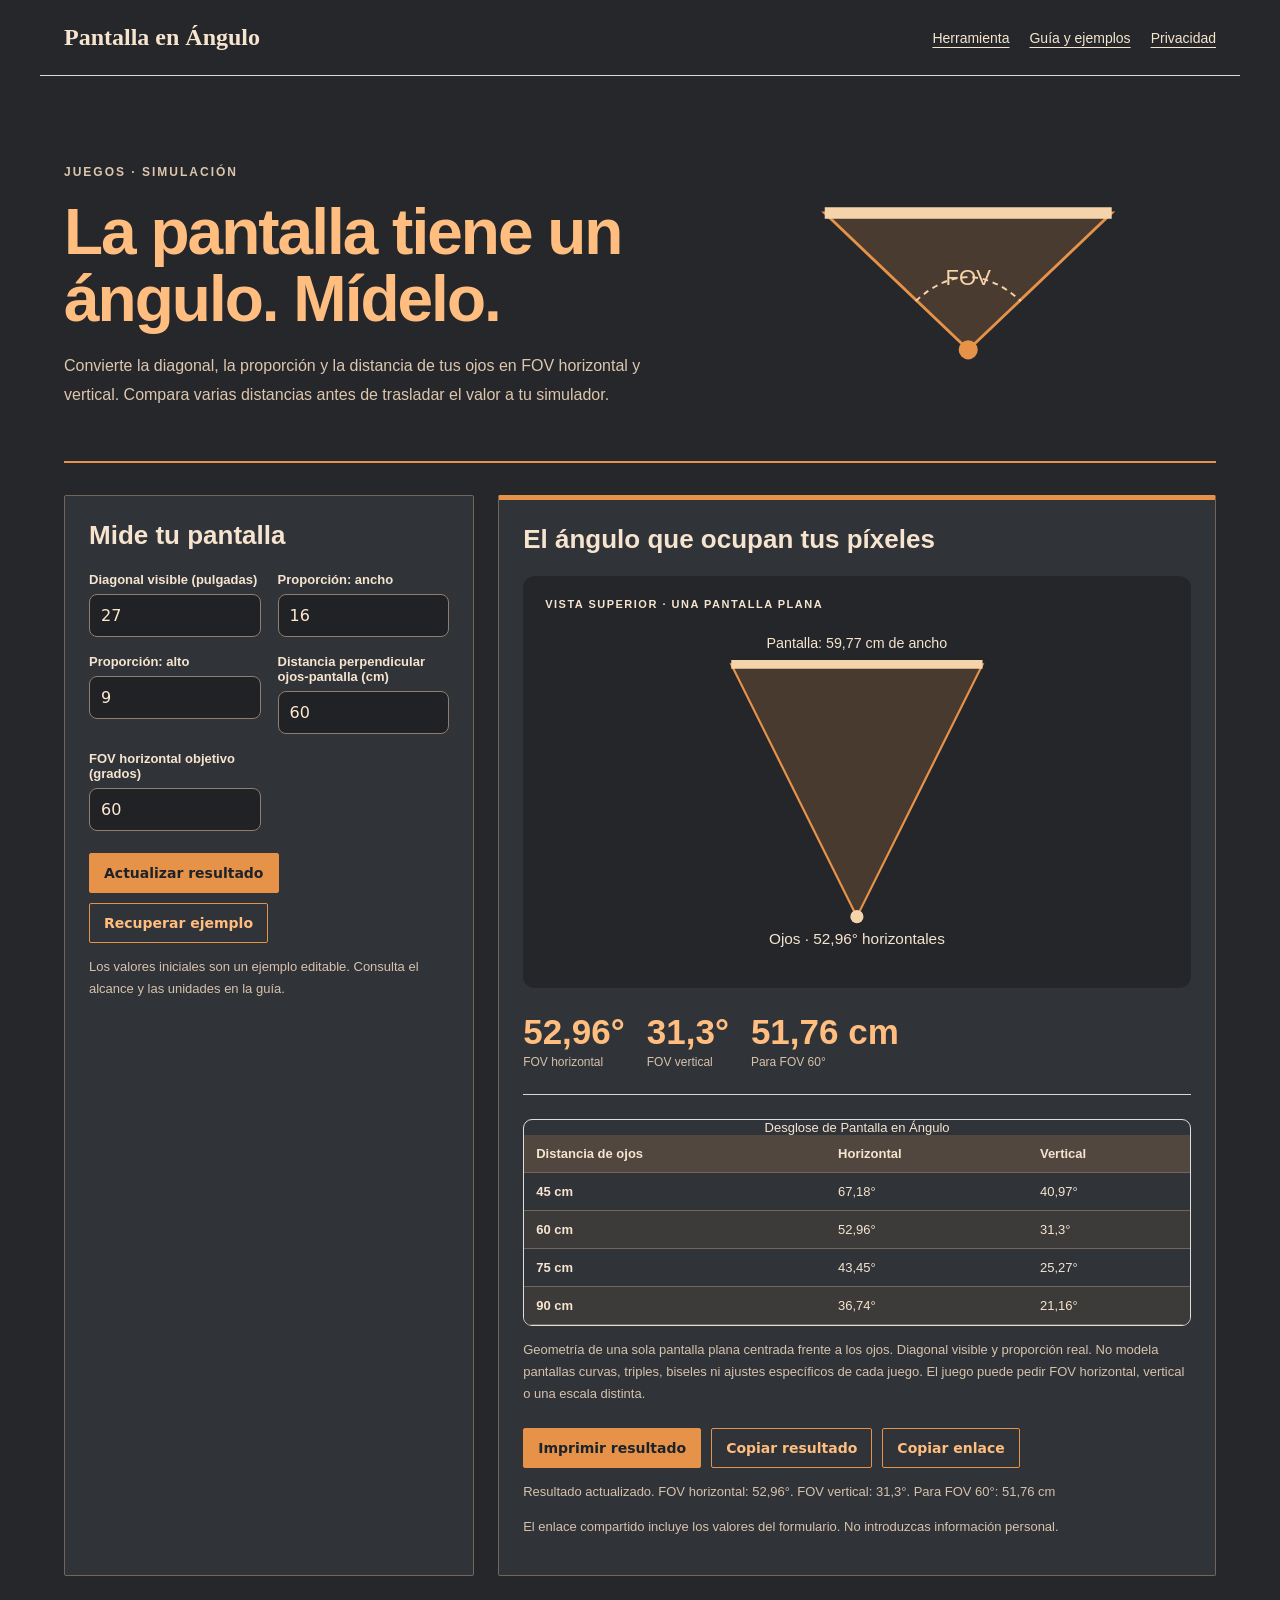
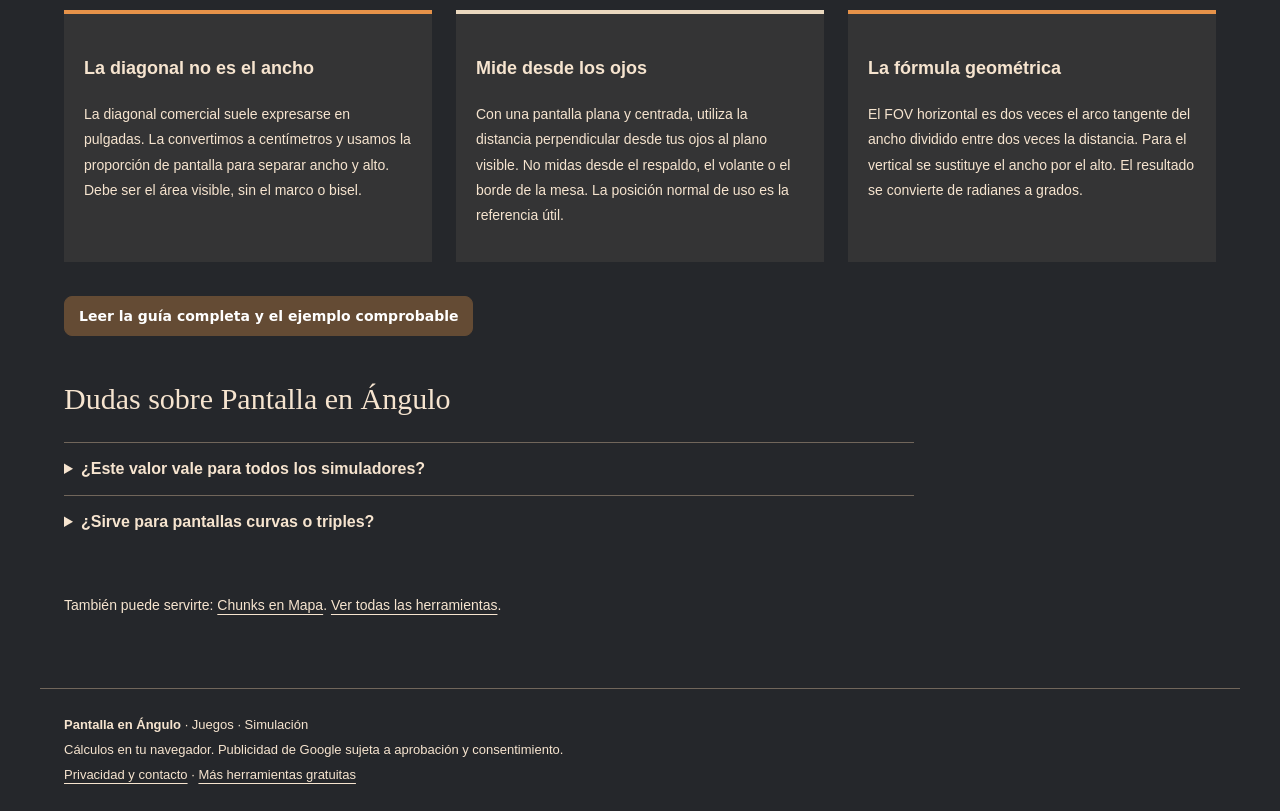
<file: index.html>
<!doctype html><html lang="es"><head><meta charset="utf-8"><meta name="viewport" content="width=device-width,initial-scale=1"><meta name="theme-color" content="#644b34"><title>Calculadora FOV de pantalla plana: horizontal, vertical y distancia | Pantalla en Ángulo</title><meta name="description" content="Calcula el campo de visión geométrico de una pantalla plana y la distancia para un FOV objetivo. Distingue horizontal y vertical, sin ajustes inventados por juego."><link rel="canonical" href="https://ilga25.github.io/pantalla-en-angulo/"><link rel="icon" href="favicon.svg?v=20261021-identidad2" type="image/svg+xml"><link rel="stylesheet" href="style.css?v=20261021-identidad2"><style>:root{--accent:#644b34}</style><script async src="https://pagead2.googlesyndication.com/pagead/js/adsbygoogle.js?client=ca-pub-2632653491273997" crossorigin="anonymous"></script><script src="privacy-options.js?v=20261021-identidad2" defer></script><script src="math.js?v=20261021-identidad2" defer></script><script src="app.js?v=20261021-identidad2" defer></script><script id="tool-config" type="application/json">{"slug": "pantalla-en-angulo", "name": "Pantalla en Ángulo", "kind": "fov", "category": "Juegos · Simulación", "color": "#644b34", "title": "Calculadora FOV de pantalla plana: horizontal, vertical y distancia", "description": "Calcula el campo de visión geométrico de una pantalla plana y la distancia para un FOV objetivo. Distingue horizontal y vertical, sin ajustes inventados por juego.", "hero": "La pantalla tiene un ángulo. Mídelo.", "intro": "Convierte la diagonal, la proporción y la distancia de tus ojos en FOV horizontal y vertical. Compara varias distancias antes de trasladar el valor a tu simulador.", "fields": [["diagonal", "Diagonal visible (pulgadas)", 27, 5, 150, 0.1], ["ratioW", "Proporción: ancho", 16, 1, 100, 1], ["ratioH", "Proporción: alto", 9, 1, 100, 1], ["distance", "Distancia perpendicular ojos-pantalla (cm)", 60, 5, 500, 0.1], ["target", "FOV horizontal objetivo (grados)", 60, 5, 150, 1]], "source": ["iRacing: medir la posición y distancia", "https://support.iracing.com/support/solutions/articles/31000169161-how-to-configure-your-seating-position"], "guide": [["La diagonal no es el ancho", "La diagonal comercial suele expresarse en pulgadas. La convertimos a centímetros y usamos la proporción de pantalla para separar ancho y alto. Debe ser el área visible, sin el marco o bisel."], ["Mide desde los ojos", "Con una pantalla plana y centrada, utiliza la distancia perpendicular desde tus ojos al plano visible. No midas desde el respaldo, el volante o el borde de la mesa. La posición normal de uso es la referencia útil."], ["La fórmula geométrica", "El FOV horizontal es dos veces el arco tangente del ancho dividido entre dos veces la distancia. Para el vertical se sustituye el ancho por el alto. El resultado se convierte de radianes a grados."], ["No todos los juegos usan el mismo valor", "Algunos solicitan ángulo horizontal, otros vertical y otros usan escalas relativas. Consulta el ajuste y la documentación de tu simulador. No copiamos automáticamente estos números a un título concreto."], ["Solo una pantalla plana", "Pantallas curvas, tres monitores y configuraciones descentradas necesitan otra geometría. Esta herramienta no estima esos montajes ni recomienda distancias ergonómicas. La distancia para un ángulo objetivo es un resultado matemático, no una prescripción de colocación."], ["Ejemplo comprobable", "Si una pantalla tiene el mismo ancho visible que dos veces la distancia de los ojos, su FOV horizontal es de 90 grados. Alejarse reduce el ángulo visible y acercarse lo aumenta."]]}</script><script type="application/ld+json">{"@context": "https://schema.org", "@type": "WebApplication", "name": "Pantalla en Ángulo", "url": "https://ilga25.github.io/pantalla-en-angulo/", "description": "Calcula el campo de visión geométrico de una pantalla plana y la distancia para un FOV objetivo. Distingue horizontal y vertical, sin ajustes inventados por juego.", "inLanguage": "es", "operatingSystem": "Any", "applicationCategory": "UtilitiesApplication", "offers": {"@type": "Offer", "price": "0", "priceCurrency": "EUR"}}</script><meta property="og:type" content="website"><meta property="og:locale" content="es_ES"><meta property="og:url" content="https://ilga25.github.io/pantalla-en-angulo/"><meta property="og:title" content="Calculadora FOV de pantalla plana: horizontal, vertical y distancia | Pantalla en Ángulo"><meta name="twitter:card" content="summary"><meta property="og:description" content="Calcula el campo de visión geométrico de una pantalla plana y la distancia para un FOV objetivo. Distingue horizontal y vertical, sin ajustes inventados por juego."></head><body class="theme-fov"><a href="#main" class="skip">Saltar al contenido</a><header><a href="./">Pantalla en Ángulo</a><nav aria-label="Principal"><a href="./">Herramienta</a><a href="guia.html">Guía y ejemplos</a><a href="privacidad.html">Privacidad</a></nav></header><main id="main"><section class="hero"><div class="hero-copy"><p class="eyebrow">Juegos · Simulación</p><h1>La pantalla tiene un ángulo. Mídelo.</h1><p class="intro">Convierte la diagonal, la proporción y la distancia de tus ojos en FOV horizontal y vertical. Compara varias distancias antes de trasladar el valor a tu simulador.</p></div><div class="brand-art" aria-hidden="true"><svg viewBox="0 0 400 230"><path d="M200 188L50 45H350Z" fill="#e6924930" stroke="#e69249" stroke-width="3"/><path d="M50 45H350" stroke="#f6d4ab" stroke-width="12"/><circle cx="200" cy="188" r="10" fill="#e69249"/><path d="M145 137q55-50 110 0" fill="none" stroke="#f6d4ab" stroke-width="2" stroke-dasharray="6 5"/><text x="200" y="120" fill="#f6d4ab" text-anchor="middle" font-family="Arial" font-size="23">FOV</text></svg></div></section><div class="workspace"><section class="panel inputs"><h2>Mide tu pantalla</h2><form id="form"><div class="fields"><label class="field">Diagonal visible (pulgadas)<input id="diagonal" type="number" min="5" max="150" step="0.1" value="27" required></label><label class="field">Proporción: ancho<input id="ratioW" type="number" min="1" max="100" step="1" value="16" required></label><label class="field">Proporción: alto<input id="ratioH" type="number" min="1" max="100" step="1" value="9" required></label><label class="field">Distancia perpendicular ojos-pantalla (cm)<input id="distance" type="number" min="5" max="500" step="0.1" value="60" required></label><label class="field">FOV horizontal objetivo (grados)<input id="target" type="number" min="5" max="150" step="1" value="60" required></label></div><div class="actions"><button type="submit">Actualizar resultado</button><button id="reset" class="secondary" type="button">Recuperar ejemplo</button></div></form><p class="small">Los valores iniciales son un ejemplo editable. Consulta el alcance y las unidades en la guía.</p></section><section class="panel output"><h2>El ángulo que ocupan tus píxeles</h2><noscript>Activa JavaScript para utilizar la herramienta. La guía se puede consultar sin JavaScript.</noscript><p id="error" role="alert" hidden></p><div id="result"><div id="feature-viz"></div><div id="metrics" class="metrics"></div><div class="table-wrap"><table><caption>Desglose de Pantalla en Ángulo</caption><thead><tr id="head-row"></tr></thead><tbody id="body-rows"></tbody></table></div><p id="note" class="small"></p></div><div class="actions"><button id="print" type="button">Imprimir resultado</button><button id="copy" type="button" class="secondary">Copiar resultado</button><button id="share" type="button" class="secondary">Copiar enlace</button></div><p id="feedback" role="status" class="small"></p><textarea id="copy-field" aria-label="Contenido para copiar" readonly hidden></textarea><p id="status" role="status" class="small"></p><p class="small share-note">El enlace compartido incluye los valores del formulario. No introduzcas información personal.</p></section></div><section class="cards"><article><h3>La diagonal no es el ancho</h3><p>La diagonal comercial suele expresarse en pulgadas. La convertimos a centímetros y usamos la proporción de pantalla para separar ancho y alto. Debe ser el área visible, sin el marco o bisel.</p></article><article><h3>Mide desde los ojos</h3><p>Con una pantalla plana y centrada, utiliza la distancia perpendicular desde tus ojos al plano visible. No midas desde el respaldo, el volante o el borde de la mesa. La posición normal de uso es la referencia útil.</p></article><article><h3>La fórmula geométrica</h3><p>El FOV horizontal es dos veces el arco tangente del ancho dividido entre dos veces la distancia. Para el vertical se sustituye el ancho por el alto. El resultado se convierte de radianes a grados.</p></article></section><p class="guide-link"><a class="button" href="guia.html">Leer la guía completa y el ejemplo comprobable</a></p><!-- EXTRA IDENTIDAD --><section class="faq-custom"><h2>Dudas sobre Pantalla en Ángulo</h2><details><summary>¿Este valor vale para todos los simuladores?</summary><p>Cada juego puede pedir ángulo horizontal, vertical o una escala propia. Consulta su documentación antes de copiar la cifra.</p></details><details><summary>¿Sirve para pantallas curvas o triples?</summary><p>No. El dibujo y la fórmula corresponden a una sola pantalla plana centrada frente a los ojos.</p></details></section><p class="related-tool">También puede servirte: <a href="https://ilga25.github.io/chunks-en-mapa/">Chunks en Mapa</a>. <a href="https://ilga25.github.io/herramientas.html">Ver todas las herramientas</a>.</p><!-- FIN EXTRA IDENTIDAD --></main><footer><strong>Pantalla en Ángulo</strong> · Juegos · Simulación<br>Cálculos en tu navegador. Publicidad de Google sujeta a aprobación y consentimiento.<br><a href="privacidad.html">Privacidad y contacto</a> · <a href="https://ilga25.github.io/herramientas.html">Más herramientas gratuitas</a><div><button type="button" id="privacy-options" class="secondary" hidden>Opciones de privacidad</button></div></footer></body></html>
</file>
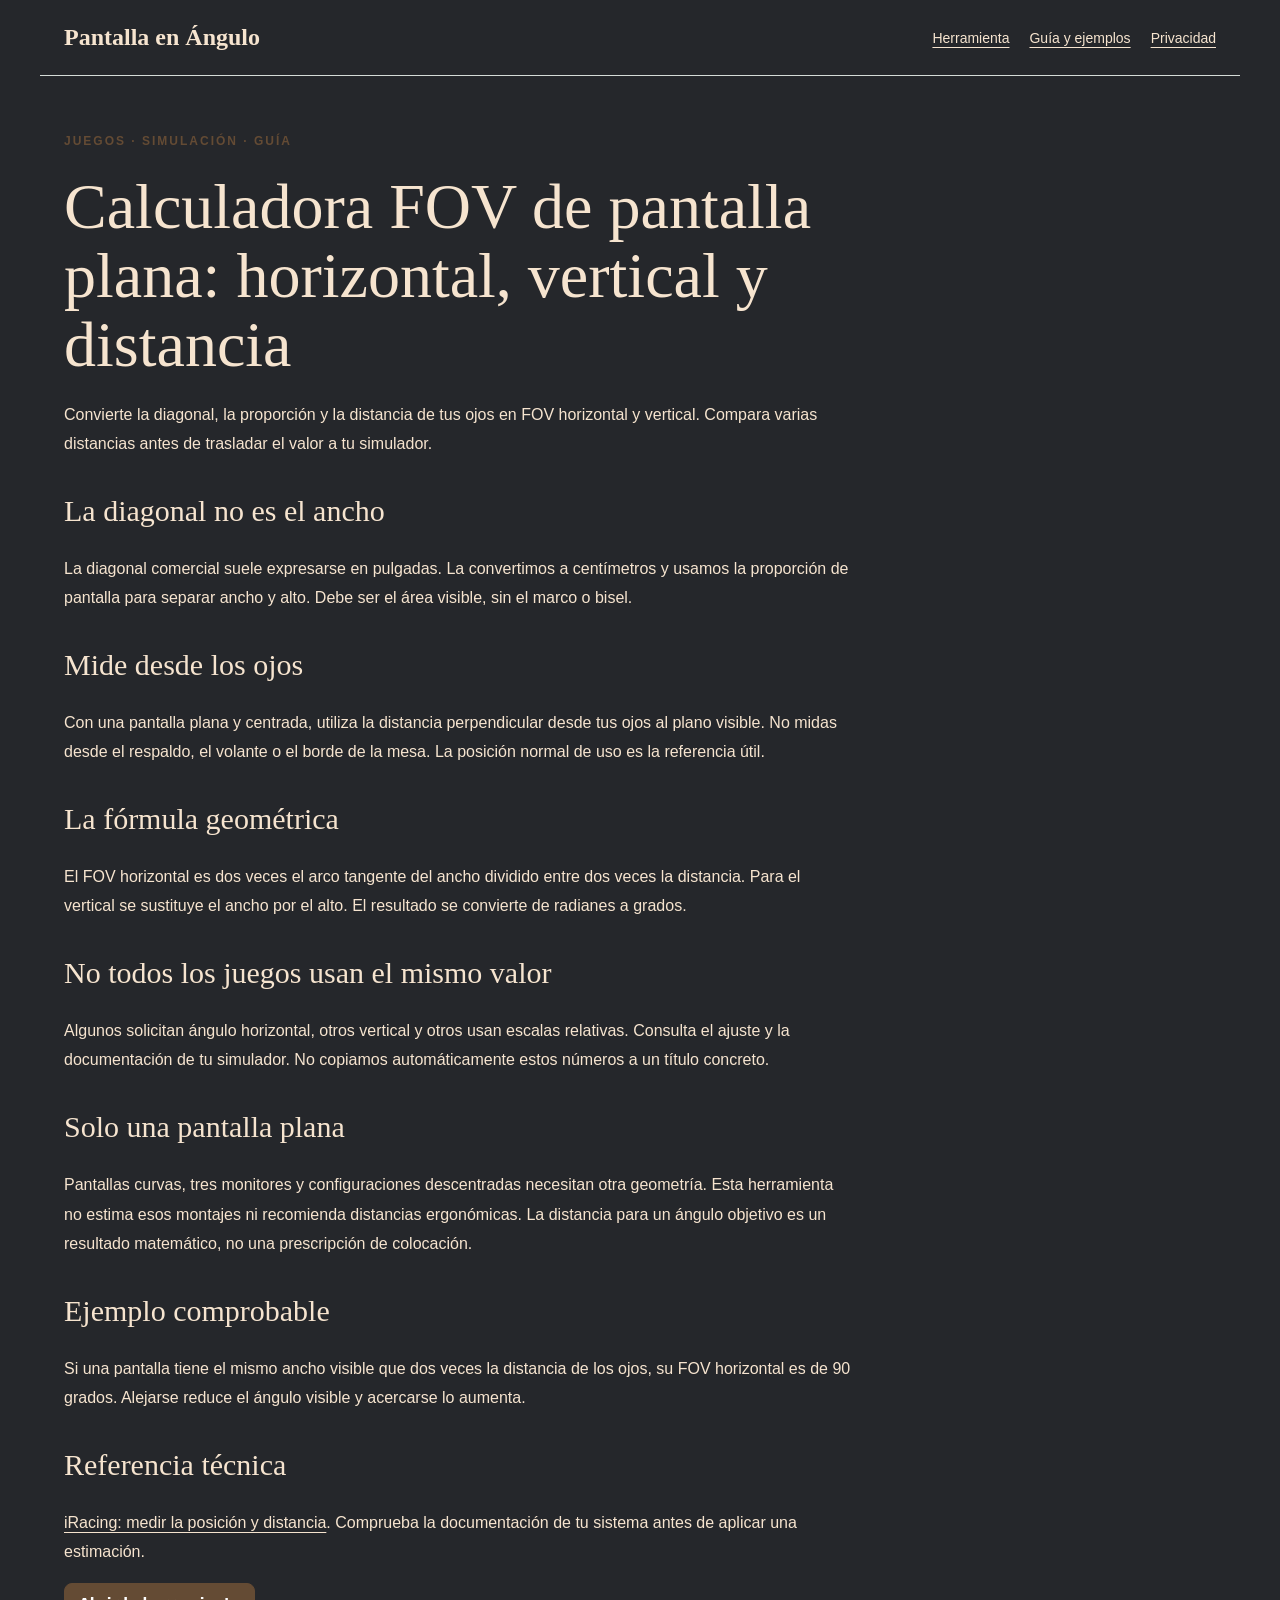
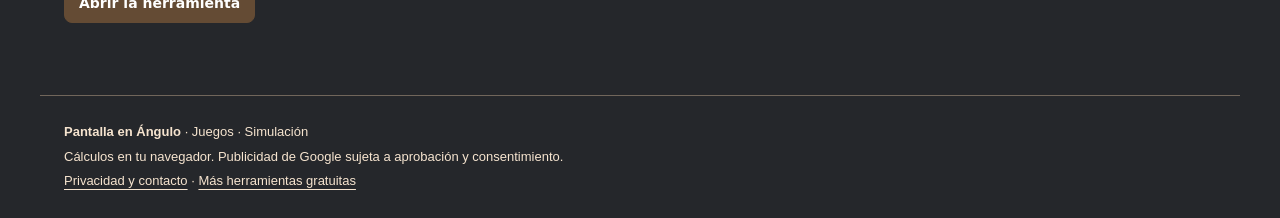
<file: guia.html>
<!doctype html><html lang="es"><head><meta charset="utf-8"><meta name="viewport" content="width=device-width,initial-scale=1"><meta name="theme-color" content="#644b34"><title>Guía y ejemplo de Pantalla en Ángulo | Pantalla en Ángulo</title><meta name="description" content="Método, unidades, ejemplo resuelto y límites de Pantalla en Ángulo."><link rel="canonical" href="https://ilga25.github.io/pantalla-en-angulo/guia.html"><link rel="icon" href="favicon.svg?v=20261021-identidad2" type="image/svg+xml"><link rel="stylesheet" href="style.css?v=20261021-identidad2"><style>:root{--accent:#644b34}</style><script async src="https://pagead2.googlesyndication.com/pagead/js/adsbygoogle.js?client=ca-pub-2632653491273997" crossorigin="anonymous"></script><script src="privacy-options.js?v=20261021-identidad2" defer></script><meta property="og:type" content="website"><meta property="og:locale" content="es_ES"><meta property="og:url" content="https://ilga25.github.io/pantalla-en-angulo/guia.html"><meta property="og:title" content="Guía y ejemplo de Pantalla en Ángulo | Pantalla en Ángulo"><meta name="twitter:card" content="summary"><meta property="og:description" content="Método, unidades, ejemplo resuelto y límites de Pantalla en Ángulo."></head><body class="theme-fov"><a href="#main" class="skip">Saltar al contenido</a><header><a href="./">Pantalla en Ángulo</a><nav aria-label="Principal"><a href="./">Herramienta</a><a href="guia.html">Guía y ejemplos</a><a href="privacidad.html">Privacidad</a></nav></header><main id="main"><article class="reading"><p class="eyebrow">Juegos · Simulación · Guía</p><h1>Calculadora FOV de pantalla plana: horizontal, vertical y distancia</h1><p>Convierte la diagonal, la proporción y la distancia de tus ojos en FOV horizontal y vertical. Compara varias distancias antes de trasladar el valor a tu simulador.</p><h2>La diagonal no es el ancho</h2><p>La diagonal comercial suele expresarse en pulgadas. La convertimos a centímetros y usamos la proporción de pantalla para separar ancho y alto. Debe ser el área visible, sin el marco o bisel.</p><h2>Mide desde los ojos</h2><p>Con una pantalla plana y centrada, utiliza la distancia perpendicular desde tus ojos al plano visible. No midas desde el respaldo, el volante o el borde de la mesa. La posición normal de uso es la referencia útil.</p><h2>La fórmula geométrica</h2><p>El FOV horizontal es dos veces el arco tangente del ancho dividido entre dos veces la distancia. Para el vertical se sustituye el ancho por el alto. El resultado se convierte de radianes a grados.</p><h2>No todos los juegos usan el mismo valor</h2><p>Algunos solicitan ángulo horizontal, otros vertical y otros usan escalas relativas. Consulta el ajuste y la documentación de tu simulador. No copiamos automáticamente estos números a un título concreto.</p><h2>Solo una pantalla plana</h2><p>Pantallas curvas, tres monitores y configuraciones descentradas necesitan otra geometría. Esta herramienta no estima esos montajes ni recomienda distancias ergonómicas. La distancia para un ángulo objetivo es un resultado matemático, no una prescripción de colocación.</p><h2>Ejemplo comprobable</h2><p>Si una pantalla tiene el mismo ancho visible que dos veces la distancia de los ojos, su FOV horizontal es de 90 grados. Alejarse reduce el ángulo visible y acercarse lo aumenta.</p><h2>Referencia técnica</h2><p><a href="https://support.iracing.com/support/solutions/articles/31000169161-how-to-configure-your-seating-position">iRacing: medir la posición y distancia</a>. Comprueba la documentación de tu sistema antes de aplicar una estimación.</p><p><a class="button" href="./">Abrir la herramienta</a></p></article></main><footer><strong>Pantalla en Ángulo</strong> · Juegos · Simulación<br>Cálculos en tu navegador. Publicidad de Google sujeta a aprobación y consentimiento.<br><a href="privacidad.html">Privacidad y contacto</a> · <a href="https://ilga25.github.io/herramientas.html">Más herramientas gratuitas</a><div><button type="button" id="privacy-options" class="secondary" hidden>Opciones de privacidad</button></div></footer></body></html>
</file>
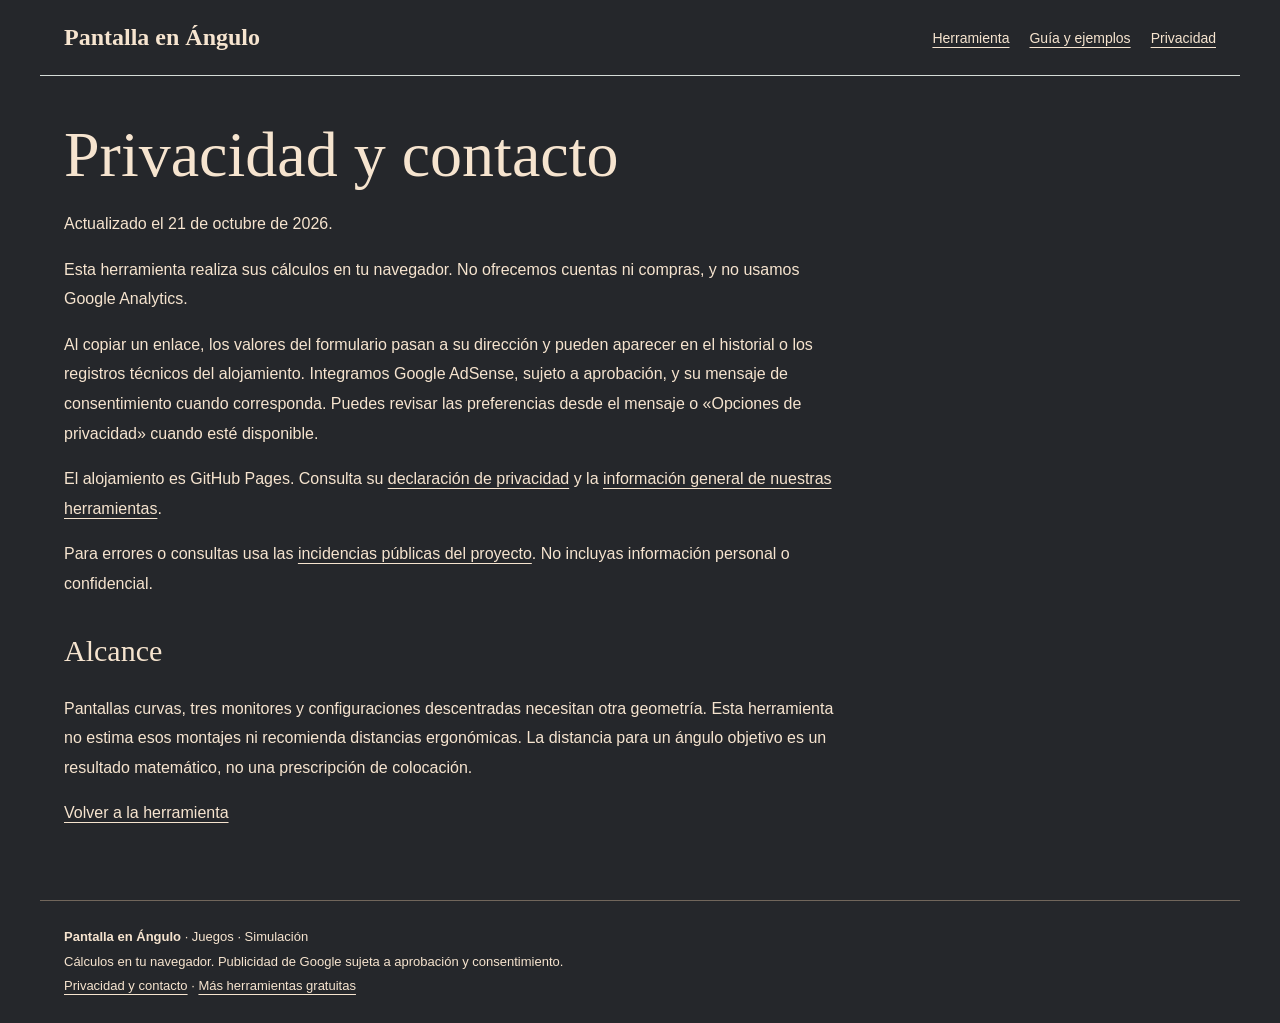
<file: privacidad.html>
<!doctype html><html lang="es"><head><meta charset="utf-8"><meta name="viewport" content="width=device-width,initial-scale=1"><meta name="theme-color" content="#644b34"><title>Privacidad y contacto | Pantalla en Ángulo</title><meta name="description" content="Privacidad, alojamiento y contacto de Pantalla en Ángulo."><link rel="canonical" href="https://ilga25.github.io/pantalla-en-angulo/privacidad.html"><link rel="icon" href="favicon.svg?v=20261021-identidad2" type="image/svg+xml"><link rel="stylesheet" href="style.css?v=20261021-identidad2"><style>:root{--accent:#644b34}</style><meta property="og:type" content="website"><meta property="og:locale" content="es_ES"><meta property="og:url" content="https://ilga25.github.io/pantalla-en-angulo/privacidad.html"><meta property="og:title" content="Privacidad y contacto | Pantalla en Ángulo"><meta name="twitter:card" content="summary"><meta property="og:description" content="Privacidad, alojamiento y contacto de Pantalla en Ángulo."></head><body class="theme-fov"><a href="#main" class="skip">Saltar al contenido</a><header><a href="./">Pantalla en Ángulo</a><nav aria-label="Principal"><a href="./">Herramienta</a><a href="guia.html">Guía y ejemplos</a><a href="privacidad.html">Privacidad</a></nav></header><main id="main"><article class="reading"><h1>Privacidad y contacto</h1><p>Actualizado el 21 de octubre de 2026.</p><p>Esta herramienta realiza sus cálculos en tu navegador. No ofrecemos cuentas ni compras, y no usamos Google Analytics.</p><p>Al copiar un enlace, los valores del formulario pasan a su dirección y pueden aparecer en el historial o los registros técnicos del alojamiento. Integramos Google AdSense, sujeto a aprobación, y su mensaje de consentimiento cuando corresponda. Puedes revisar las preferencias desde el mensaje o «Opciones de privacidad» cuando esté disponible.</p><p>El alojamiento es GitHub Pages. Consulta su <a href="https://docs.github.com/site-policy/privacy-policies/github-general-privacy-statement">declaración de privacidad</a> y la <a href="https://ilga25.github.io/privacidad-herramientas.html">información general de nuestras herramientas</a>.</p><p>Para errores o consultas usa las <a href="https://github.com/ilga25/pantalla-en-angulo/issues">incidencias públicas del proyecto</a>. No incluyas información personal o confidencial.</p><h2>Alcance</h2><p>Pantallas curvas, tres monitores y configuraciones descentradas necesitan otra geometría. Esta herramienta no estima esos montajes ni recomienda distancias ergonómicas. La distancia para un ángulo objetivo es un resultado matemático, no una prescripción de colocación.</p><p><a href="./">Volver a la herramienta</a></p></article></main><footer><strong>Pantalla en Ángulo</strong> · Juegos · Simulación<br>Cálculos en tu navegador. Publicidad de Google sujeta a aprobación y consentimiento.<br><a href="privacidad.html">Privacidad y contacto</a> · <a href="https://ilga25.github.io/herramientas.html">Más herramientas gratuitas</a></footer></body></html>
</file>
<file: style.css>
:root{font-family:system-ui,sans-serif;color:#253338;background:#f3f4ef;font-synthesis:none;--accent:#155e63}*{box-sizing:border-box}body{margin:0}a{color:inherit;text-underline-offset:4px}header,main,footer{max-width:1200px;margin:auto;padding:24px}header{display:flex;justify-content:space-between;align-items:center;gap:20px;border-bottom:1px solid #d5dcd7}header>a{font:700 24px Georgia,serif;text-decoration:none}nav{display:flex;flex-wrap:wrap;gap:20px;font-size:14px}.eyebrow{text-transform:uppercase;letter-spacing:2px;font-size:12px;color:var(--accent);font-weight:750;margin-top:30px}h1{font:clamp(40px,5vw,65px)/1.08 Georgia,serif;font-weight:400;max-width:900px;margin:20px 0}h2{font:30px/1.2 Georgia,serif}h3{font-size:18px}.intro{max-width:760px;line-height:1.8;color:#526265}.hero{position:relative;padding-right:70px}.badge{position:absolute;right:10px;top:15px;width:50px;height:50px;border:2px solid var(--accent);color:var(--accent);border-radius:50%;display:grid;place-items:center;font:24px Georgia,serif}.workspace{display:grid;grid-template-columns:minmax(300px,.75fr) minmax(430px,1.35fr);gap:24px;margin:32px 0}.panel{min-width:0;background:#fffefa;border:1px solid #d1dbd4;border-radius:16px;padding:24px}.panel h2{margin-top:0}.fields{display:grid;grid-template-columns:1fr 1fr;gap:17px}.field{font-size:13px;font-weight:650;display:block}.field input,.field select,.field textarea{display:block;width:100%;min-width:0;margin:7px 0 0;border:1px solid #9eaea5;border-radius:8px;background:white;font:16px system-ui;color:#253338;padding:11px}.field textarea{min-height:240px;resize:vertical;font:14px/1.6 ui-monospace,monospace}.text-field{grid-column:1/-1}input:focus,textarea:focus,button:focus-visible{outline:3px solid color-mix(in srgb,var(--accent) 35%,white);outline-offset:2px}.actions{display:flex;gap:10px;flex-wrap:wrap;margin-top:22px}button,.button{border:1px solid var(--accent);border-radius:8px;background:var(--accent);color:white;padding:11px 14px;font:600 14px system-ui;cursor:pointer;text-decoration:none;display:inline-block}button.secondary{background:transparent;color:var(--accent)}button:disabled{opacity:.45;cursor:default}.small{font-size:13px;line-height:1.7;color:#526265}.metrics{display:flex;flex-wrap:wrap;gap:22px;padding:0 0 24px;border-bottom:1px solid #d1dbd4;margin-bottom:24px}.metrics div{max-width:100%}.metrics strong{display:block;font:30px Georgia,serif;overflow-wrap:anywhere}.metrics span{font-size:12px;color:#526265}.table-wrap{overflow:auto;max-height:680px;border:1px solid #dae0da;border-radius:9px}table{border-collapse:collapse;width:100%;font-size:13px}th,td{border-bottom:1px solid #e0e6e0;padding:11px 12px;text-align:left;vertical-align:top}thead{background:#eef1e9;position:sticky;top:0}tbody th{font-weight:600}tbody tr:nth-child(even){background:#f8f9f4}td{white-space:pre-wrap;overflow-wrap:anywhere;max-width:500px}#error{background:#fbece3;color:#833e20;border-left:4px solid #af5b32;padding:18px;line-height:1.6}#copy-field{width:100%;min-height:100px;font:13px monospace}.reading{max-width:790px;line-height:1.85}.reading h2{margin-top:34px}.cards{display:grid;grid-template-columns:repeat(3,1fr);gap:24px;margin:34px 0}.cards article{border-top:2px solid var(--accent);padding-top:10px;font-size:14px;line-height:1.8}footer{border-top:1px solid #d5dcd7;margin-top:32px;font-size:13px;line-height:1.9}.skip{position:absolute;top:-100px}.skip:focus{top:10px;background:white;padding:14px;z-index:10}[hidden]{display:none!important}.prompt-tool .workspace{grid-template-columns:1fr}.prompt-tool .fields{grid-template-columns:1fr 1fr}.prompt-tool .text-field{grid-column:auto}.prompt-tool .table-wrap td:last-child{min-width:280px;max-width:750px;font-family:ui-monospace,monospace}.prompt-tool .table-wrap{max-height:800px}@media(max-width:850px){.workspace{grid-template-columns:1fr}.cards{grid-template-columns:1fr}.prompt-tool .fields{grid-template-columns:1fr}.hero{padding-right:0}.badge{display:none}header{align-items:flex-start;flex-direction:column}h1{font-size:43px}}@media(max-width:420px){header,main,footer{padding:18px}.panel{padding:17px}.fields{grid-template-columns:1fr}nav{gap:14px}}@media print{body{background:white}header,footer,.hero,.inputs,.actions,.small.share-note,.cards,#feedback,#copy-field,.guide-link{display:none}.workspace{display:block}.panel{border:0;padding:0}.table-wrap{max-height:none;overflow:visible;border:0}thead{position:static}tr{break-inside:avoid}table{font-size:10px}main{padding:0}.metrics strong{font-size:24px}}




/* IDENTIDAD PROPIA 2026-10-21 */

.hero-copy{min-width:0}.brand-art{min-width:0;align-self:center}.brand-art svg{display:block;width:100%;height:220px}.feature-strip{display:flex;flex-wrap:wrap;gap:12px;padding:20px 0;margin:16px 0 26px;border-block:1px solid currentColor}.feature-strip span{font-size:12px;font-weight:700;letter-spacing:.8px}.feature-strip a{color:inherit}#feature-viz{margin:0 0 24px;padding:22px;background:color-mix(in srgb,var(--accent) 7%,transparent);border-radius:12px}.viz-title{font-size:11px;font-weight:800;letter-spacing:1.5px;margin:0 0 16px}.viz-caption{font-size:12px;line-height:1.7}.stack{display:flex;height:35px;overflow:hidden;border:1px solid currentColor;border-radius:6px}.stack i{display:block;min-width:0}.viz-key{display:flex;gap:15px;flex-wrap:wrap;margin-top:15px;font-size:12px}.viz-key span{display:flex;align-items:center;gap:6px}.viz-key i{width:10px;height:10px;border-radius:50%}.round-path{display:flex;flex-wrap:wrap;gap:10px}.round-path span{display:flex;flex-direction:column;padding:14px;border:1px solid currentColor;font-size:12px}.round-path b{font-size:23px}.pool-lanes{display:grid;grid-template-columns:repeat(4,1fr);gap:5px;background:#1f9fb3;padding:12px;border:4px solid #91dce4}.pool-lanes span{display:flex;justify-content:space-between;padding:9px 5px;border-bottom:2px dashed #d8f4f1;font-size:12px;color:white;gap:6px}.pool-lanes em{font-style:normal}.minute-bars{display:grid;gap:8px}.minute-bars>div,.chance-bars>div{display:grid;grid-template-columns:35px 1fr 55px;align-items:center;gap:9px;font-size:12px}.minute-bars i,.chance-bars i{height:15px;background:linear-gradient(to right,var(--accent) var(--fill),#8a9a9c20 var(--fill));border-radius:3px}.chance-bars{display:grid;gap:12px}.chance-bars>div{grid-template-columns:28px 1fr 75px}.editor-legend{display:flex;gap:18px;font:12px ui-monospace,monospace;flex-wrap:wrap}.faq-custom{margin:45px 0;max-width:850px}.faq-custom details{padding:17px 0;border-top:1px solid currentColor}.faq-custom summary{font-weight:700;cursor:pointer}.faq-custom p{font-size:14px;line-height:1.8}.related-tool{font-size:14px;line-height:1.8;margin-top:25px}#feature-viz svg{width:100%;max-height:340px;display:block}header a,button{transition:transform .16s ease,background .16s ease}button:hover{transform:translateY(-1px)}@media(prefers-reduced-motion:reduce){*{transition:none!important;scroll-behavior:auto!important}}@media(max-width:800px){.hero{grid-template-columns:1fr!important;padding:24px!important}.brand-art svg{height:150px}.fields{grid-template-columns:1fr 1fr!important}.workspace{grid-template-columns:1fr!important}.inputs,.output{order:initial!important}.metrics{gap:18px}.hero h1{font-size:40px!important;letter-spacing:-1px!important}.pool-lanes{grid-template-columns:repeat(2,1fr)}.feature-strip{gap:10px}header{position:static!important}}@media(max-width:430px){.fields{grid-template-columns:1fr!important}.hero h1{font-size:35px!important}.hero{padding:20px!important}.panel{padding:18px!important}nav{gap:12px!important}}@media print{.brand-art,.feature-strip,.faq-custom,.related-tool{display:none!important}#feature-viz{break-inside:avoid;color:black!important;background:white!important}.stack{height:18px}body,.panel,.output,.inputs{background:white!important;color:black!important}.small,.viz-caption,.viz-title{color:black!important}}

@media(max-width:800px){.cards{grid-template-columns:1fr!important}.cards article{min-width:0;overflow-wrap:anywhere}.reading{max-width:100%}nav{flex-wrap:wrap!important}}

body{background:#25272b;color:#f6e4cf;font-family:Arial,sans-serif}.hero{display:grid;grid-template-columns:1.25fr 1fr;gap:35px;border-bottom:2px solid #e69249;padding:35px 0}.hero h1{font:800 clamp(40px,5vw,64px)/1.04 Arial,sans-serif;letter-spacing:-2px;color:#ffbd7f}.hero .eyebrow,.hero .intro{color:#dec6ad}.workspace{grid-template-columns:.8fr 1.4fr}.panel{background:#303338;border:1px solid #71665b;border-radius:2px}.panel h2{font:700 26px Arial,sans-serif}.field input{background:#202226;color:#ffe8ce;border-color:#8f7d6d}.small,.metrics span{color:#d7c2ac}.metrics strong{font:800 35px Arial,sans-serif;color:#ffbd7f}.output{border-top:5px solid #e69249}.table-wrap thead{background:#51473f}.table-wrap tbody tr:nth-child(even){background:#3d3b39}th,td{border-color:#71665b}.cards article{border-top:4px solid #e69249;padding:20px;background:#343435}.cards article:nth-child(2){border-top-color:#ead8bf}.feature-strip,footer,.faq-custom details{border-color:#71665b}button{--accent:#e69249;color:#1d232a;border-radius:2px}.secondary{color:#ffbd7f!important}#feature-viz{background:#24262a}
@media print{thead,tbody tr:nth-child(even),th,td{background:white!important;color:black!important}.atelier-note,.workshop-strip,.gallery-note,.blueprint-note,#feature-viz{display:none!important}}
</file>
